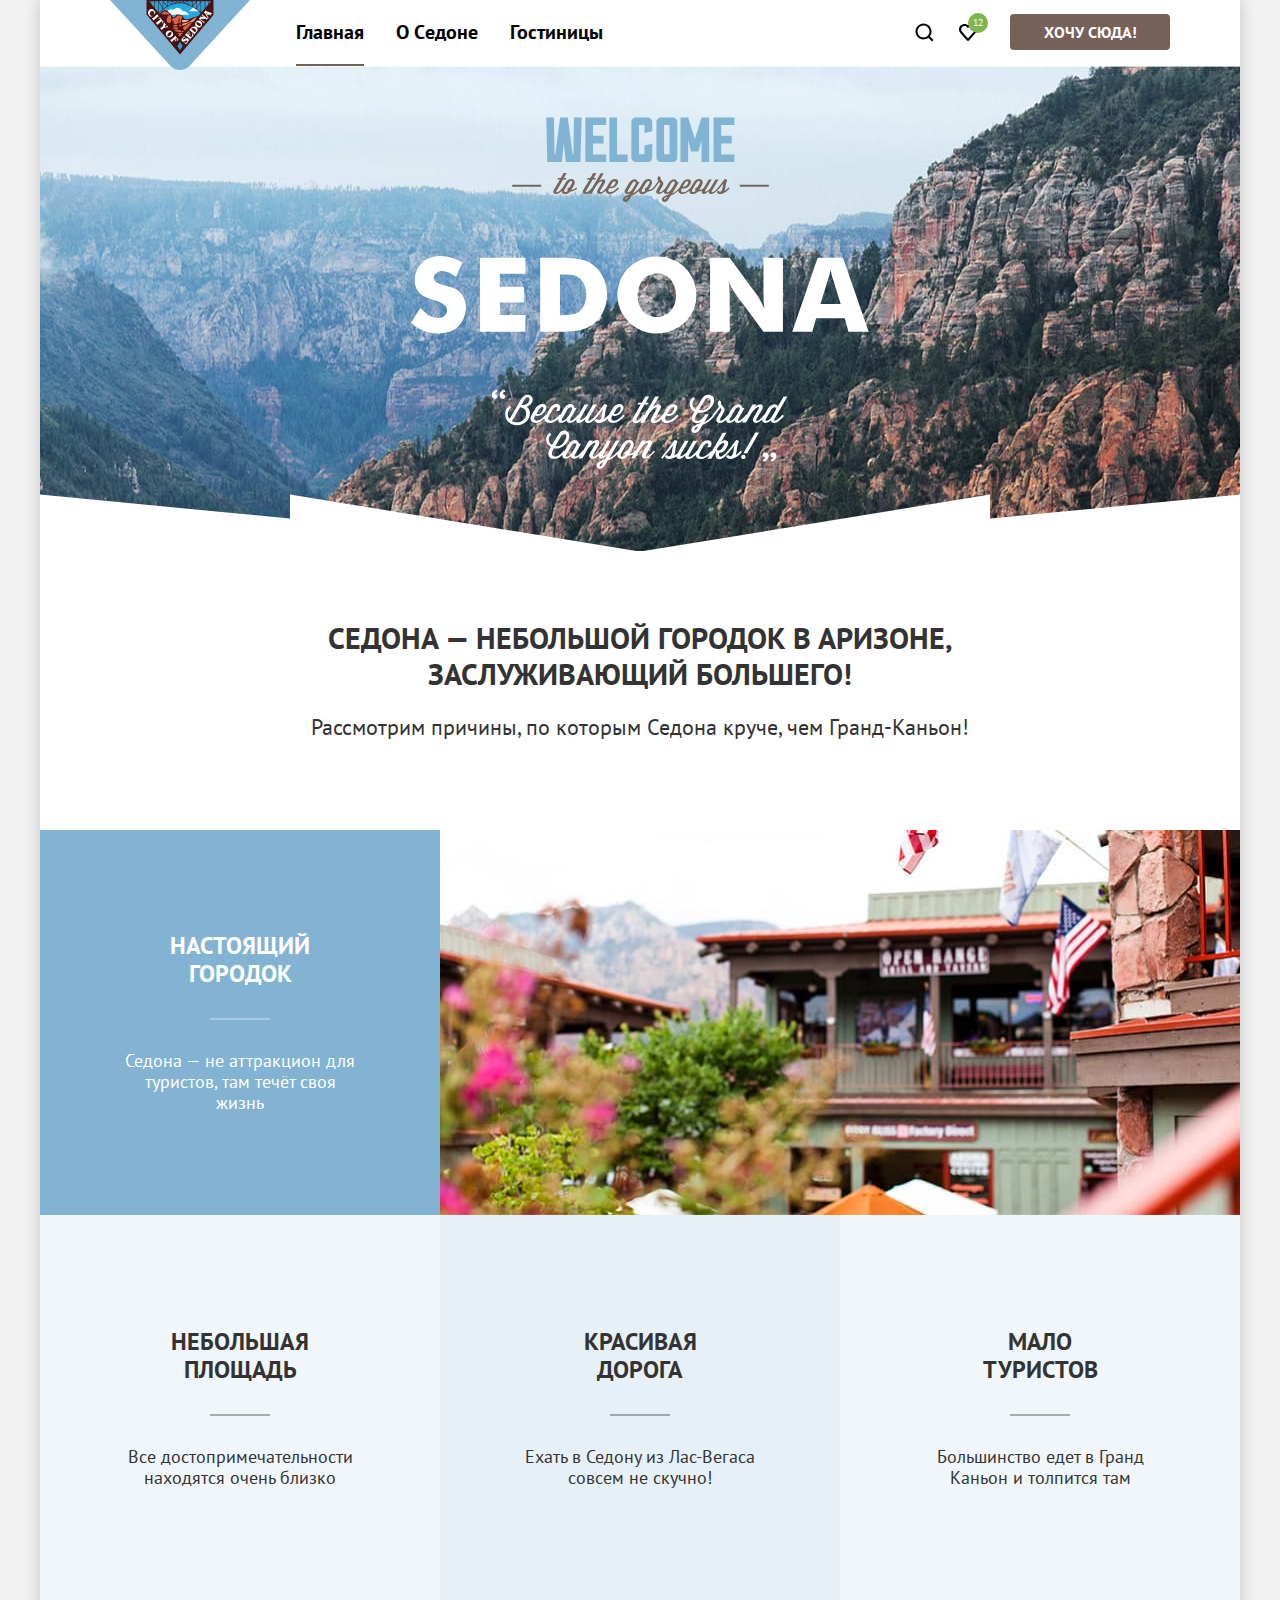
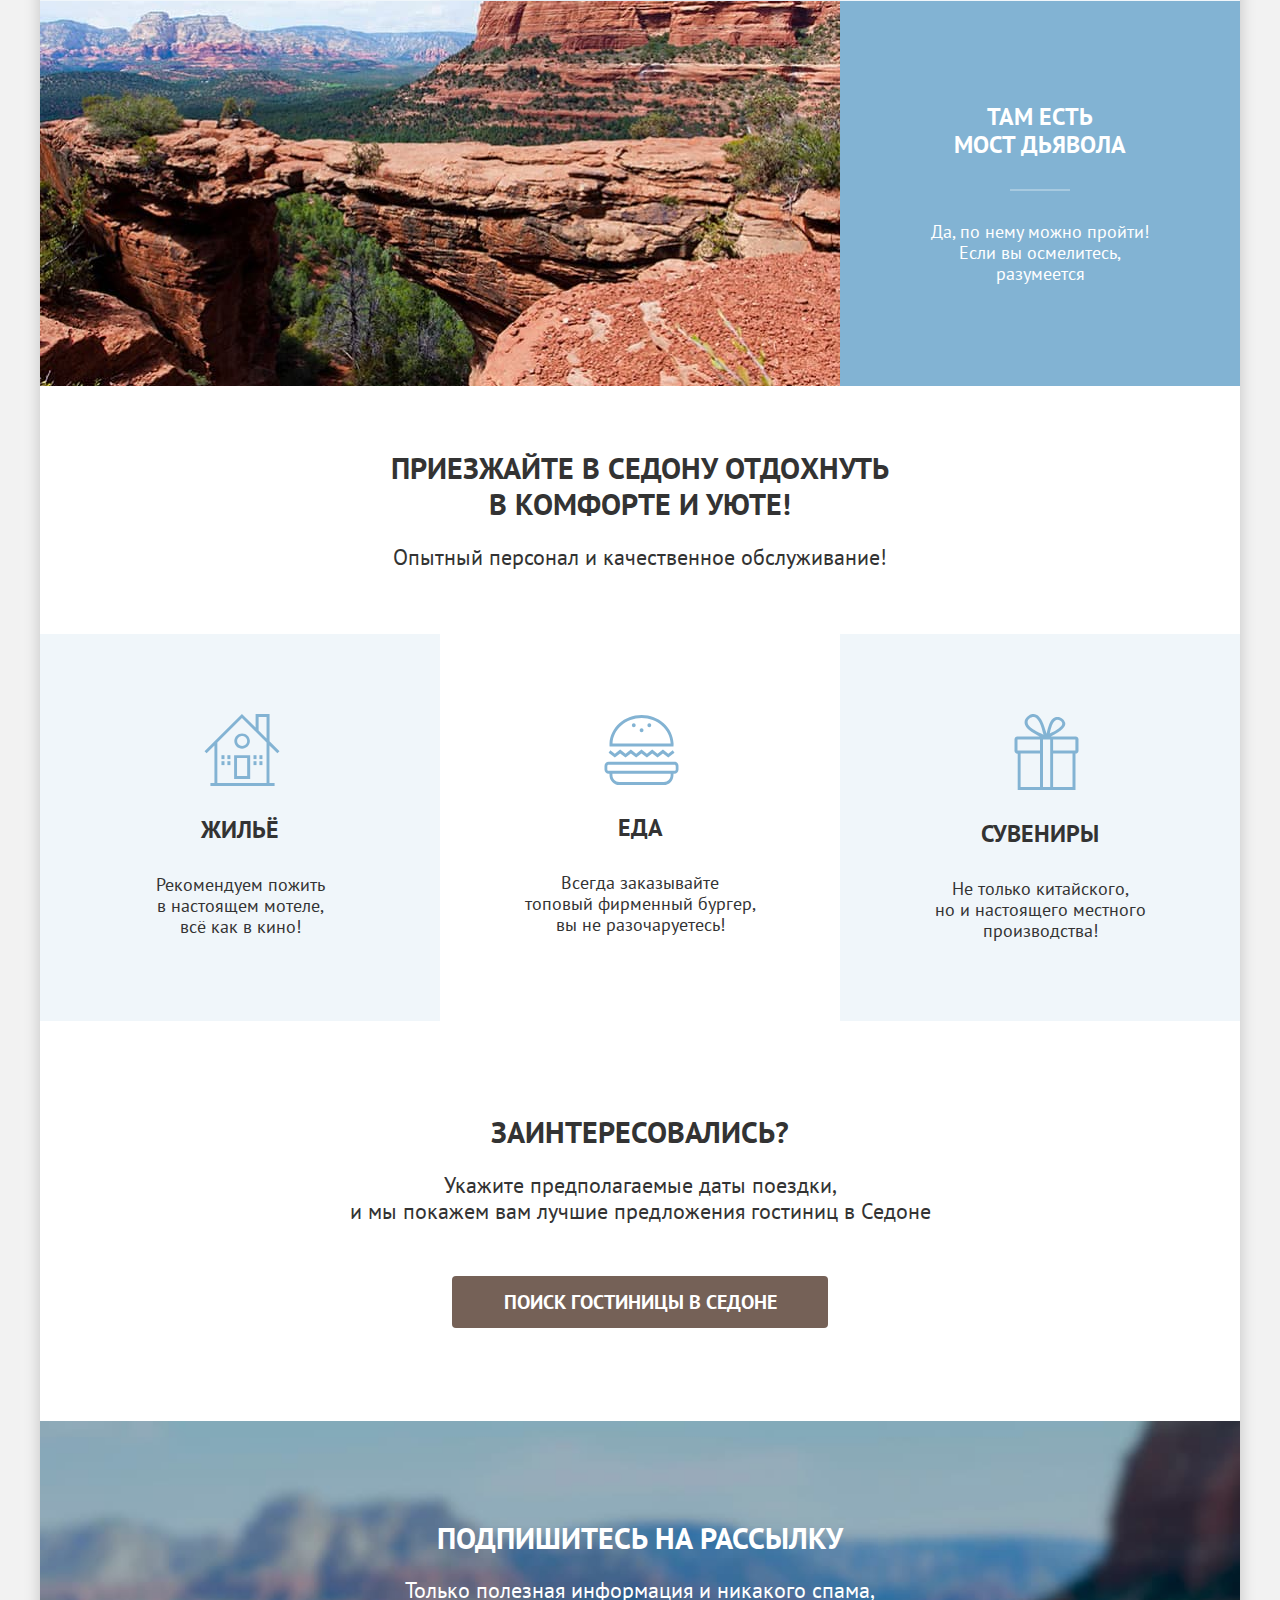
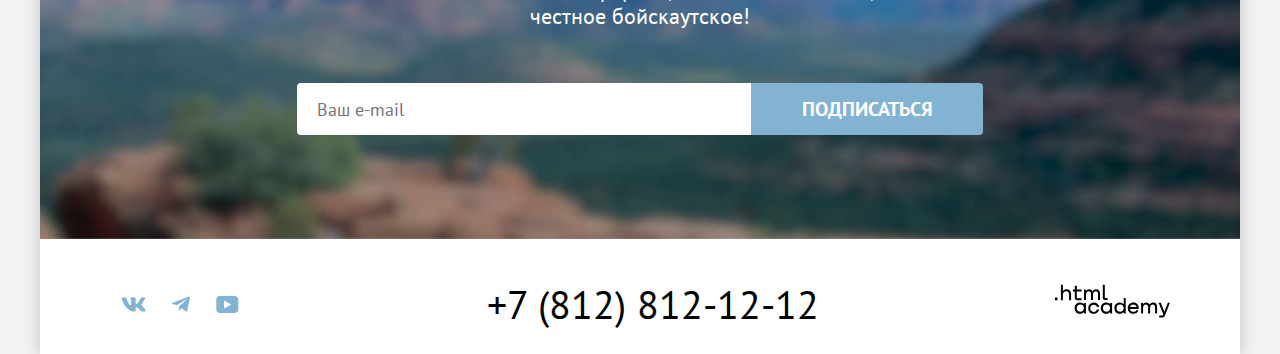
<file: index.html>
<!DOCTYPE html>
<html lang="ru">

<head>
  <meta charset="UTF-8">
  <title>HTML Academy: Седона</title>
  <link rel="stylesheet" href="styles/styles.css">
  <link rel="icon" href="favicon.ico">
  <link rel="icon" type="image/png" href="images/icons/favicon.png">
</head>

<body class="body">
  <div class="page-container">
    <header class="page-header" data-test="header">
      <a class="logo-link" href="#">
        <img class="logo-img" src="images/logo.svg" width="140" height="70" alt="Логотип City of Sedona.">
      </a>
      <nav class="navigation">
        <ul class="navigation-list">
          <li class="navigation-item">
            <a class="navigation-link navigation-link-active" href="index.html">Главная</a>
          </li>
          <li class="navigation-item">
            <a class="navigation-link" href="#">О Cедоне</a>
          </li>
          <li class="navigation-item">
            <a class="navigation-link" href="catalog.html">Гостиницы</a>
          </li>
        </ul>
        <!--  Пользовательское меню  -->
        <ul class="user-navigation-list">
          <li class="user-navigation-item">
            <a class="user-navigation-link search-link" href="#">
              <span class="visually-hidden">Поиск</span>
            </a>
          </li>
          <li class="user-navigation-item">
            <a class="user-navigation-link favorite-link" href="#">
              <span class="visually-hidden">Избранное</span>
              <span class="number">12</span>
            </a>
          </li>
          <li class="user-navigation-item user-item-wants">
            <a class="button user-navigation-link user-wants" href="#">
              Хочу сюда!
            </a>
          </li>
        </ul>
      </nav>
    </header>
    <main class="main-index main-container" data-test="main">
      <h1 class="visually-hidden">Неофициальный сайт города Седона</h1>
      <section class="hero" data-test="hero">
        <h2 class="visually-hidden">Приглашение посетить Седону</h2>
        <img class="hero-text" src="images/hero-text.svg" width="458" height="352"
          alt="Приглашение посетить великолепную Седону.">
      </section>
      <!-- Карточки преимуществ -->
      <section class="advantages" data-test="advantages">
        <h2 class="visually-hidden">Преимущества Седоны</h2>
        <header class="advantages-head">
          <p class="section-caption">Седона — небольшой городок в Аризоне, заслуживающий большего!</p>
          <p class="section-text">Рассмотрим причины, по которым Седона круче, чем Гранд-Каньон!</p>
        </header>

        <ul class="advantage-list">
          <li class="advantage-item advantage-item-edges advantage-item-img">
            <div class="advantage-container advantage-container-edges">
              <h3 class="advantage-title">Настоящий городок</h3>
              <p class="advantage-text">Седона — не аттракцион для туристов, там течёт своя жизнь</p>
            </div>
          </li>
          <li class="advantage-img-item">
            <img class="advantage-img" src="images/advantages/into-sedona.jpg" width="800" height="385"
              alt="Верхние этажи домов на фоне горных вершин.">
          </li>
          <li class="advantage-item">
            <div class="advantage-container">
              <h3 class="advantage-title">Небольшая площадь</h3>
              <p class="advantage-text">Все достопримечательности находятся очень близко</p>
            </div>
          </li>
          <li class="advantage-item">
            <div class="advantage-container">
              <h3 class="advantage-title">Красивая дорога</h3>
              <p class="advantage-text">Ехать в Седону из Лас-Вегаса совсем не скучно!</p>
            </div>
          </li>
          <li class="advantage-item">
            <div class="advantage-container">
              <h3 class="advantage-title">Мало туристов</h3>
              <p class="advantage-text">Большинство едет в Гранд Каньон и толпится там</p>
            </div>
          </li>
          <li class="advantage-img-item">
            <img class="advantage-img" src="images/advantages/devil-bridge.jpg" width="800" height="385" alt="Вид каньона.">
          </li>
          <li class="advantage-item advantage-item-edges advantage-item-img">
            <div class="advantage-container advantage-container-edges">
              <h3 class="advantage-title">Там есть<br> мост дьявола</h3>
              <p class="advantage-text">Да, по нему можно пройти! Если вы осмелитесь, разумеется</p>
            </div>
          </li>
        </ul>
      </section>
      <section class="services">
        <h2 class="visually-hidden">Услуги</h2>
        <div class="services-container">
          <header class="section-head">
            <p class="section-caption section-caption-2">Приезжайте в Седону отдохнуть<br> в комфорте и уюте! </p>
            <p class="section-text">Опытный персонал и качественное обслуживание!</p>
          </header>
        </div>
        <ul class="service-list">
          <li class="service-item advantage-item">
            <div class="advantage-container service-text housing">
              <h3 class="advantage-title">Жильё</h3>
              <p class="advantage-text">Рекомендуем пожить<br>в настоящем мотеле,<br>всё как в кино!</p>
            </div>
          </li>
          <li class="service-item advantage-item">
            <div class="advantage-container service-text food">
              <h3 class="advantage-title">Еда</h3>
              <p class="advantage-text">Всегда заказывайте<br>топовый фирменный бургер, вы не разочаруетесь!</p>
            </div>
          </li>
          <li class="service-item advantage-item">
            <div class="advantage-container service-text souvenirs">
              <h3 class="advantage-title">Сувениры</h3>
              <p class="advantage-text">Не только китайского,<br>но и настоящего местного производства!</p>
            </div>
          </li>
        </ul>
      </section>
      <section class="search-hotel" data-test="search">
        <h2 class="visually-hidden">Поиск гостиницы</h2>
        <header class="section-head">
          <p class="section-caption">Заинтересовались?</p>
          <p class="section-text date-trip">
            Укажите предполагаемые даты поездки, <br>
            и мы покажем вам лучшие предложения гостиниц в Седоне
          </p>
        </header>
        <a class="button search-hotel-link" href="#">
          Поиск гостиницы в Седоне
        </a>
      </section>
    </main>
    <footer class="page-footer">
      <section class="subscribe subscribe-color" data-test="subscribe">
        <div class="subscribe-contaimer">
          <h2 class="subscribe-title">Подпишитесь на рассылку</h2>
          <p class="subscribe-text">
            Только полезная информация и никакого спама,<br>
            честное бойскаутское!
          </p>
          <form class="subscribe-form" action="https://echo.htmlacademy.ru/" method="post">
            <label class="visually-hidden" for="email">Email</label>
            <input class="input-subscribe" type="email" name="email" placeholder="Ваш e-mail" id="email" required>
            <button class="button button-subscribe " type="submit">Подписаться</button>
          </form>
        </div>
      </section>
      <section class="contacts" data-test="footer">
        <h3 class="visually-hidden">Наши контакты</h3>
        <!--  Список соцсетей -->
        <ul class="social-list">
          <!--  ВКонтакте -->
          <li class="social-item">
            <a class="social-link" href="https://vk.com/htmlacademy">
              <span class="visually-hidden">ВКонтакте.</span>
              <svg class="social-icon" aria-hidden="true" focusable="false" xmlns="http://www.w3.org/2000/svg"
              width="25" height="15" fill="none" viewBox="0 0 25 15">
              <path fill="#83B3D3" fill-rule="evenodd"
              d="M24.12 1.38c.16-.55 0-.95-.8-.95H20.7c-.67 0-.98.35-1.15.73 0 0-1.33 3.2-3.22 5.27-.61.6-.9.8-1.23.8-.16 0-.41-.2-.41-.74V1.38c0-.66-.19-.95-.74-.95H9.82c-.42 0-.67.3-.67.6 0 .61.95.76 1.04 2.5v3.8c0 .84-.15.99-.48.99-.9 0-3.06-3.21-4.34-6.89-.25-.71-.5-1-1.18-1H1.57c-.75 0-.9.35-.9.73 0 .68.89 4.07 4.14 8.55 2.17 3.06 5.23 4.72 8 4.72 1.68 0 1.88-.37 1.88-1V11.1c0-.73.16-.88.7-.88.38 0 1.05.19 2.6 1.67 1.79 1.74 2.08 2.53 3.08 2.53h2.63c.75 0 1.12-.37.9-1.1-.23-.72-1.08-1.77-2.2-3.02-.62-.71-1.54-1.47-1.82-1.86-.39-.49-.28-.7 0-1.14 0 0 3.2-4.43 3.54-5.93Z"
              clip-rule="evenodd" />
            </svg>
          </a>
          </li>
          <!--  Телеграмм -->
          <li class="social-item">
            <a class="social-link" href="https://t.me/htmlacademy">
              <span class="visually-hidden">Телеграмм.</span>
              <svg class="social-icon" aria-hidden="true" focusable="false" xmlns="http://www.w3.org/2000/svg"
                width="18" height="17" fill="none" viewBox="0 0 18 17">
                <path fill="#83B3D3"
                  d="M16.79.53.84 6.68C-.25 7.1-.24 7.72.64 7.99l4.1 1.28 9.47-5.98c.44-.27.85-.12.52.17L7.05 10.4l-.28 4.22c.41 0 .6-.19.83-.41l1.99-1.94 4.13 3.06c.77.42 1.31.2 1.5-.7l2.72-12.8C18.22.7 17.5.2 16.78.52Z" />
              </svg>
            </a>
          </li>
          <!--  Ютуб -->
          <li class="social-item">
            <a class="social-link" href="https://www.youtube.com/user/htmlacademyru">
              <span class="visually-hidden">Youtube.</span>
              <svg class="social-icon" aria-hidden="true" focusable="false" xmlns="http://www.w3.org/2000/svg"
                width="23" height="18" fill="none" viewBox="0 0 23 18">
                <path fill="#83B3D3"
                  d="M18.94.93H3.51C1.65.93.33 2.53.33 4.33v10.1c0 1.9 1.32 3.5 3.18 3.5h15.65c1.64 0 3.17-1.6 3.17-3.4V4.33c-.22-1.8-1.53-3.4-3.39-3.4ZM7.99 13.47V5.39l7.34 4.04-7.34 4.04Z" />
              </svg>
            </a>
          </li>
        </ul>
        <div class="phone-container">
          <a class="phone-link" href="tel:+78128121212">+7 (812) 812-12-12</a>
        </div>
        <a class="html-academy-link" href="https://htmlacademy.ru/">
          <span class="visually-hidden">Логотип HTML-academy.</span>
          <svg class="html-academy-svg" aria-hidden="true" focusable="false" xmlns="http://www.w3.org/2000/svg"
            width="115" height="34" fill="none" viewBox="0 0 115 34">
            <path fill="#000000"
              d="M0 13.62v2.6h2.5v-2.6H0ZM11.6 5.22c-1.6 0-2.8.7-3.6 1.7h-.1V.72h-2v15.5h2v-5.3c0-2.1 1.3-3.6 3.3-3.6 1.8 0 2.9 1.4 2.9 3.2v5.7h2v-6.1c.1-3-1.8-4.9-4.5-4.9ZM26.6 5.52h-4.8v-3.7h-2v3.8h-1.9v2h1.9v6c0 1.7 1 2.7 2.7 2.7h4.1v-2h-3.7c-.7 0-1.1-.4-1.1-1.1v-5.7h4.8v-2ZM41.1 5.32c-1.6 0-2.9.8-3.5 2.1h-.1c-.6-1.2-1.8-2.1-3.4-2.1-1.4 0-2.5.8-3.1 1.8h-.1v-1.6H29v10.6h2v-5.4c0-2 1-3.5 2.6-3.5 1.5 0 2.4 1 2.4 2.6v6.3h2v-5.6c0-2.4 1.4-3.3 2.6-3.3 1.5 0 2.4 1 2.4 2.6v6.3h2v-6.5c.1-2.5-1.4-4.3-3.9-4.3ZM47.8 13.42c0 1.7 1 2.7 2.8 2.7h2v-2h-1.7c-.7 0-1.1-.4-1.1-1.1V.72h-2v12.7ZM28.9 20.42c-.9-1.1-2.2-1.8-3.9-1.8-3.1 0-5.4 2.3-5.4 5.6s2.3 5.6 5.4 5.6c1.8 0 3-.8 3.8-1.9h.1v1.6h2v-10.6h-2v1.5Zm-3.6 7.4c-2.2 0-3.6-1.6-3.6-3.6s1.4-3.6 3.6-3.6 3.6 1.6 3.6 3.6c0 1.9-1.4 3.6-3.6 3.6ZM44.2 22.72c-.5-2.4-2.6-4.1-5.4-4.1a5.4 5.4 0 0 0-5.6 5.6c0 3.1 2.2 5.6 5.6 5.6 2.8 0 4.9-1.8 5.4-4.2h-2.1a3.4 3.4 0 0 1-3.3 2.3c-2.2 0-3.6-1.6-3.6-3.6s1.4-3.6 3.6-3.6c1.6 0 2.8 1 3.3 2.2h2.1v-.2ZM55.1 20.42c-.9-1.1-2.2-1.8-3.9-1.8-3.1 0-5.4 2.3-5.4 5.6s2.3 5.6 5.4 5.6c1.8 0 3-.8 3.8-1.9h.1v1.6h2v-10.6h-2v1.5Zm-3.6 7.4c-2.2 0-3.6-1.6-3.6-3.6s1.4-3.6 3.6-3.6 3.6 1.6 3.6 3.6c0 1.9-1.5 3.6-3.6 3.6ZM68.7 20.52c-.9-1.1-2.2-1.9-3.9-1.9-3.1 0-5.4 2.3-5.4 5.6s2.2 5.6 5.4 5.6c1.7 0 3-.8 3.8-1.8h.1v1.5h2v-15.4h-2v6.4Zm-3.6 7.3c-2.2 0-3.6-1.6-3.6-3.6s1.4-3.6 3.6-3.6 3.6 1.6 3.6 3.6c-.1 2-1.5 3.6-3.6 3.6ZM78.3 18.62c-3.3 0-5.5 2.5-5.5 5.6 0 3 2.1 5.6 5.5 5.6 2.5 0 4.5-1.3 5.2-3.6h-2.1c-.5 1-1.6 1.6-3 1.6-1.9 0-3.3-1.3-3.4-2.9h8.8c.2-3.6-2-6.3-5.5-6.3Zm0 1.9c1.7 0 3 1 3.3 2.6h-6.5c.3-1.5 1.5-2.6 3.2-2.6ZM98.2 18.62c-1.6 0-2.9.8-3.6 2h-.1c-.6-1.2-1.8-2-3.4-2-1.4 0-2.5.7-3.1 1.8v-1.5h-1.9v10.6h2v-5.4c0-2 1-3.4 2.6-3.5 1.5 0 2.4 1 2.4 2.6v6.3h2v-5.6c0-2.4 1.4-3.3 2.6-3.3 1.5 0 2.4 1 2.4 2.6v6.3h2v-6.5c.1-2.6-1.4-4.4-3.9-4.4ZM109.4 27.72l-3.6-8.9h-2.2l4.8 11.6c-.3.9-.7 1.2-1.7 1.2h-2.5v2h2.5c1.8 0 2.8-.8 3.5-2.6l4.7-12.2h-2.1l-3.4 8.9Z" />
          </svg>
        </a>
      </section>
    </footer>
  </div>

  <!-- Модальное окно -->
  <div class="modal-overlay">
    <div class="modal modal-container">
      <button class="modal-close-button" type="button">
        <span class="visually-hidden">Закрыть окно поиска.</span>
        <svg class="close-button-icon" xmlns="http://www.w3.org/2000/svg" width="20" height="20" fill="none"
          viewBox="0 0 20 20">
          <path fill="#000"
            d="M17 4.3 15.7 3 10 8.7 4.3 3 3 4.3 8.7 10 3 15.7 4.3 17l5.7-5.7 5.7 5.7 1.3-1.3-5.7-5.7L17 4.3Z" />
        </svg>
      </button>
      <section class="modal-content">
        <h2 class="modal-title">Поиск гостиницы в Седоне</h2>
        <form class="modal-form" action="https://echo.htmlacademy.ru/" name="modal-search" method="post">
          <fieldset class="visit-dates-group">
            <label class="visit-date arrival-date" for="arrival">
              Дата заезда:
            </label>
            <input class="field-date field-arrival-date" type="text" id="arrival" name="arrival"
              placeholder="Укажите дату" value="27 апреля 2020" required>
            <button class="date-setup" type="button">
              <span class="visually-hidden">Выбрать дату прибытия:</span>
            </button>
            <p class="date-note wrong-date">Мы не можем отправить вас в прошлое.</p>
          </fieldset>
          <fieldset class="visit-dates-group departure">
            <label class="visit-date departure-date" for="departure">
              Дата выезда:
            </label>
            <input class="field-date field-departure-date" type="text" id="departure" name="departure"
              placeholder="Укажите дату" value="1 сентября 2023" required>
            <button class="date-setup" type="button">
              <span class="visually-hidden">Выбрать дату убытия:</span>
            </button>
            <p class="date-note good-date">На эти даты есть свободные номера. Пока есть.</p>
          </fieldset>
          <div class="age-container">
            <fieldset class="number-guests adult-guests">
              <legend class="visually-hidden">Количество взрослых гостей</legend>
              <label class="adult-guests-label" for="adult"> Взрослые:</label>
              <div class="buton-container">
                <button class="minus-button age-button" type="button">
                  <span class="visually-hidden">Нажмите, чтобы уменьшить количество.</span>
                  <span class="age-button-focus">
                    <svg class="age-icons minus-icon" xmlns="http://www.w3.org/2000/svg" width="14" height="2"
                      fill="none" viewBox="0 0 14 2">
                      <path fill="#756157" fill-opacity=".3" d="M0 0v2h14V0H0Z" />
                    </svg>
                  </span>
                </button>
                <input class="volume-guests" type="number" name="adult" id="adult" value="2" min="1" required>
                <button class="plus-button age-button" type="button">
                  <span class="visually-hidden">Нажмите, чтобы увеличить количество.</span>
                  <span class="age-button-focus">
                    <svg class="age-icons plus-icon" xmlns="http://www.w3.org/2000/svg" width="14" height="14"
                      fill="none" viewBox="0 0 14 14">
                      <path fill="#756157" fill-opacity=".3" d="M14 6H8V0H6v6H0v2h6v6h2V8h6V6Z" />
                    </svg>
                  </span>
                </button>
              </div>
            </fieldset>
            <fieldset class="number-guests kids-guests">
              <span class="kids-guests-label">
                <label class="kids-guests-label" for="kids">Дети:</label>
                <span class="tooltip">
                  <button class="tooltip-toggle" aria-labelledby="tooltip-label-date" type="button">
                    <span class="visually-hidden">Примечание:</span>
                    <svg class="tooltip-icon" xmlns="http://www.w3.org/2000/svg" width="26" height="26" fill="none"
                      viewBox="0 0 26 26">
                      <circle cx="13" cy="13" r="13" fill="#83B3D3" />
                      <path fill="#fff" fill-rule="evenodd" d="M12 7h2v2h-2V7Zm2 12h-2v-9h2v9Z" clip-rule="evenodd" />
                    </svg>
                  </button>
                  <span class="tooltip-text" role="tooltip" id="tooltip-label-date">
                    Укажите количество детей, которые будут с вами, возраст которых от 6 до 18 лет. Дети до 6 лет
                    размещаются бесплатно.
                  </span>
                </span>
              </span>
              <div class="buton-container">
                <button class="minus-button age-button" type="button">
                  <span class="visually-hidden">Нажмите, чтобы уменьшить количество.</span>
                  <span class="age-button-focus">
                    <svg class="age-icons minus-icon" xmlns="http://www.w3.org/2000/svg" width="14" height="2"
                      fill="none" viewBox="0 0 14 2">
                      <path fill="#756157" fill-opacity=".3" d="M0 0v2h14V0H0Z" />
                    </svg>
                  </span>
                </button>
                <input class="volume-guests" type="number" name="kids" id="kids" value="2" min="0" required>
                <button class="plus-button age-button" type="button">
                  <span class="visually-hidden">Нажмите, чтобы увеличить количество.</span>
                  <span class="age-button-focus">
                    <svg class="age-icons plus-icon" xmlns="http://www.w3.org/2000/svg" width="14" height="14"
                      fill="none" viewBox="0 0 14 14">
                      <path fill="#756157" fill-opacity=".3" d="M14 6H8V0H6v6H0v2h6v6h2V8h6V6Z" />
                    </svg>
                  </span>
                </button>
              </div>
            </fieldset>
          </div>
          <button class="modal-search-button" type="submit">
            <span class="search-text">Найти</span>
          </button>
        </form>
      </section>
    </div>
  </div>
  <script src="./scripts/script.js"></script>
</body>

</html>
</file>
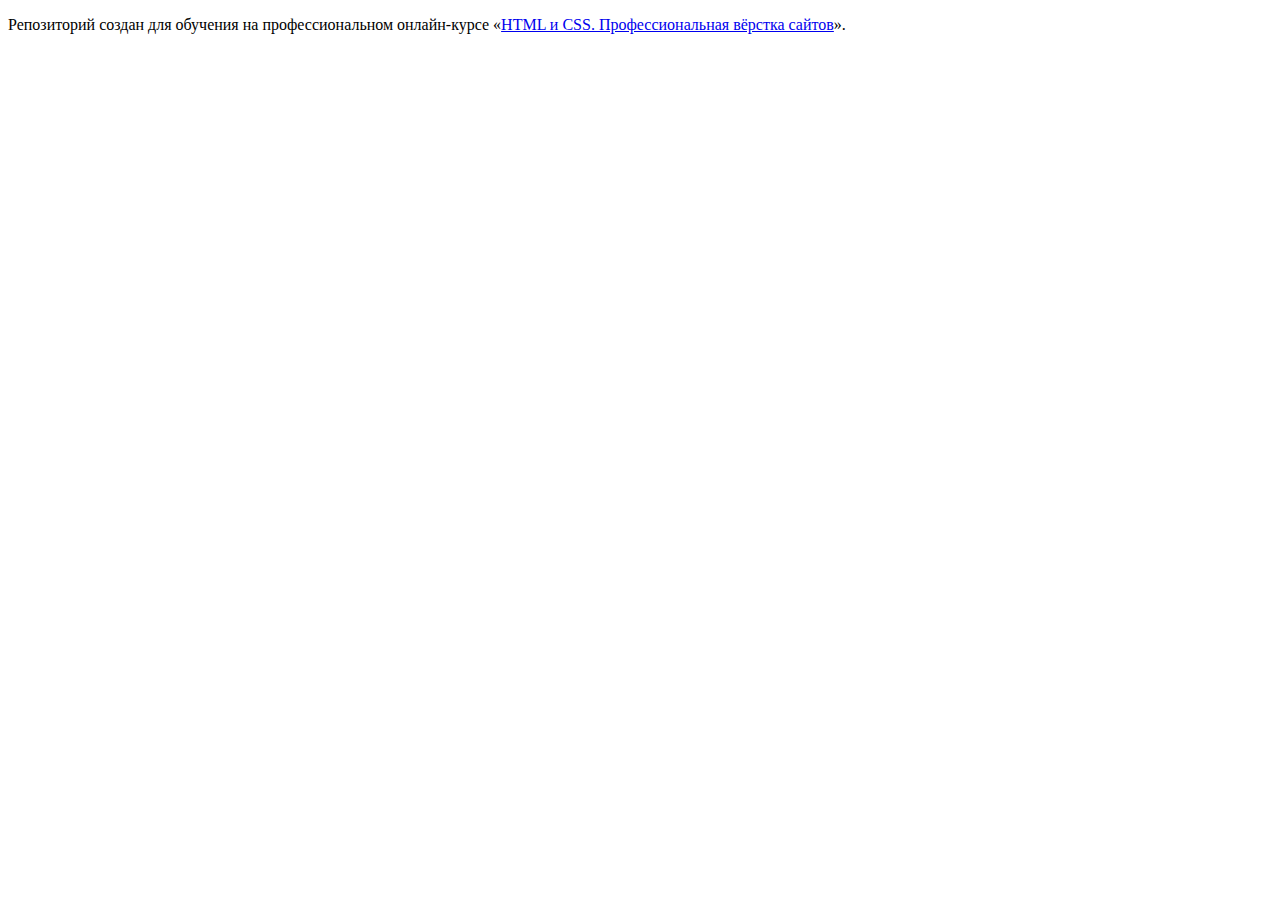
<file: 1/index.html>
<!DOCTYPE html>
<html lang="ru">
  <head>
    <meta charset="utf-8">
    <title>HTML Academy: Седона</title>
    <base href="https://htmlacademy-htmlcss.github.io/2353337-sedona-37/1/">
</head>
  <body>

    <p>Репозиторий создан для обучения на профессиональном онлайн‑курсе «<a href="https://htmlacademy.ru/intensive/htmlcss">HTML и CSS. Профессиональная вёрстка сайтов</a>».</p>

  </body>
</html>
</file>
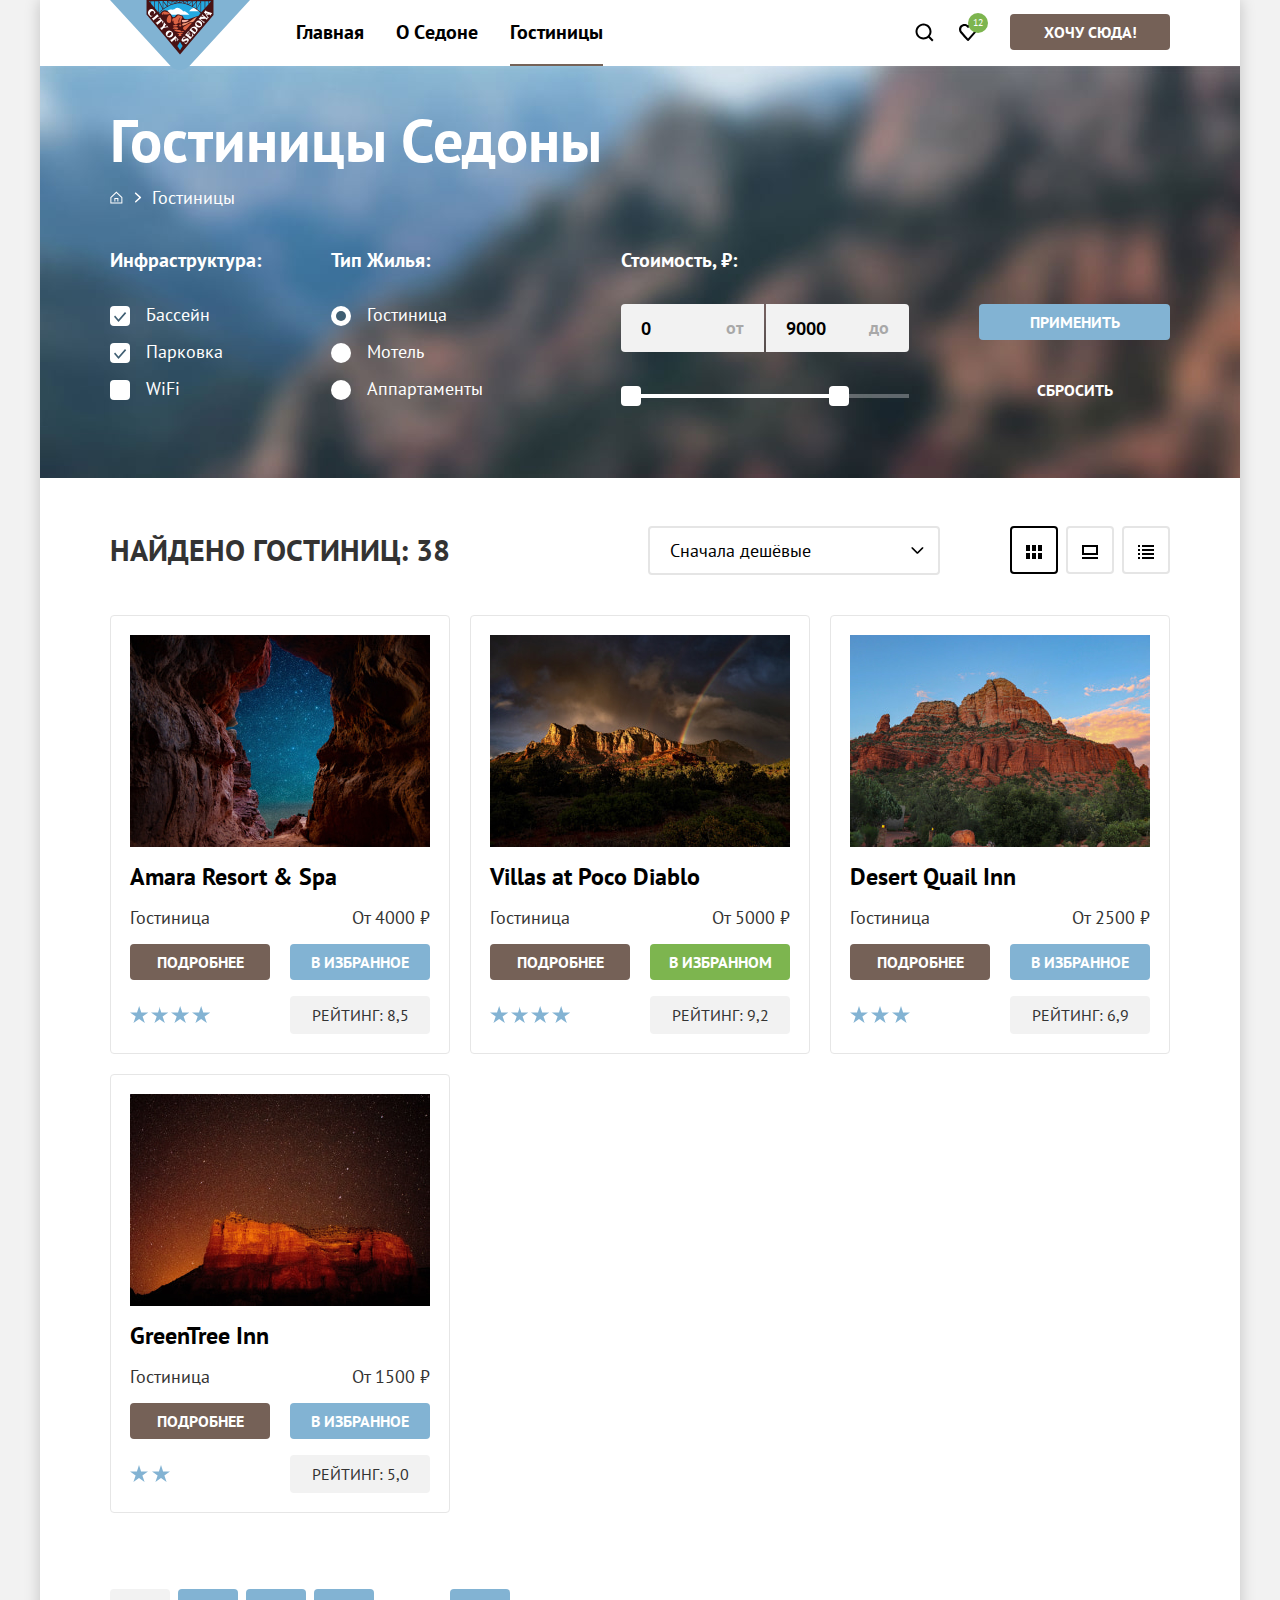
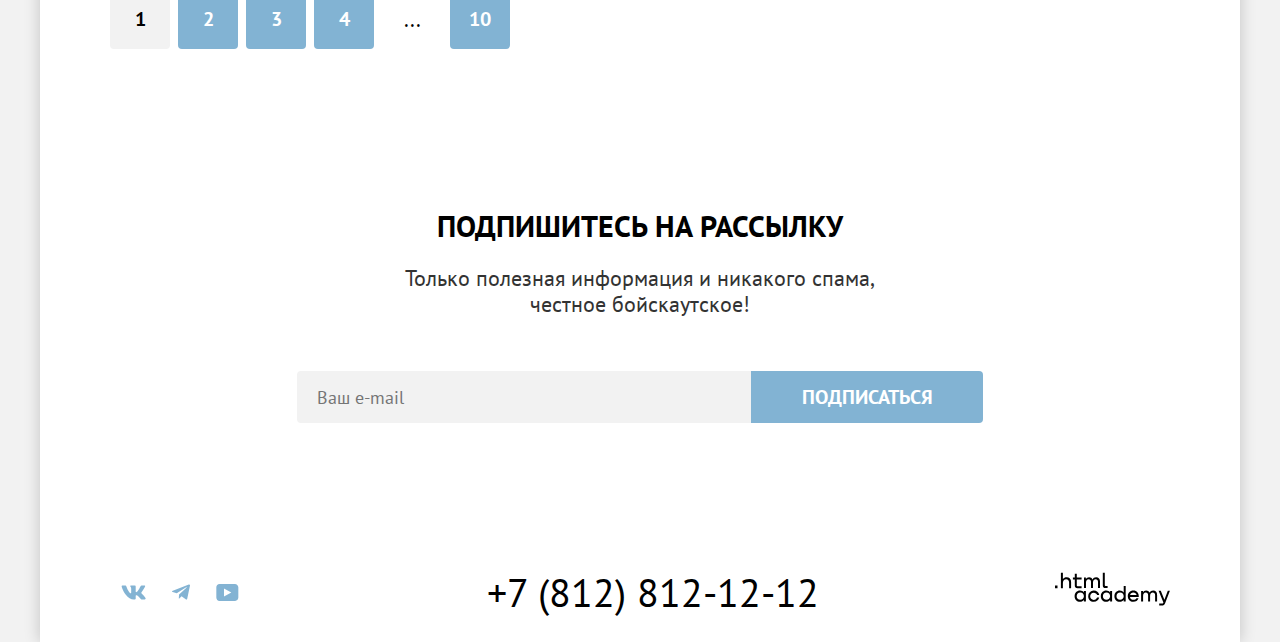
<file: catalog.html>
<!DOCTYPE html>
<html lang="ru">

<head>
  <meta charset="UTF-8">
  <title>HTML Academy: Седона</title>
  <link rel="stylesheet" href="styles/styles.css">
</head>

<body>
  <div class="page-container">
    <header class="page-header">
      <a class="logo-link" href="index.html">
        <img class="logo-img" src="images/logo.svg" width="140" height="70" alt="Логотип City of Sedona.">
      </a>
      <nav class="navigation">
        <ul class="navigation-list">
          <li class="navigation-item">
            <a class="navigation-link" href="index.html">Главная</a>
          </li>
          <li class="navigation-item">
            <a class="navigation-link" href="#">О Cедоне</a>
          </li>
          <li class="navigation-item">
            <a class="navigation-link navigation-link-active" href="catalog.html">Гостиницы</a>
          </li>
        </ul>
        <!--  Пользовательское меню  -->
        <ul class="user-navigation-list">
          <li class="user-navigation-item">
            <a class="user-navigation-link search-link" href="#">
              <span class="visually-hidden">Поиск</span>
            </a>
          </li>
          <li class="user-navigation-item">
            <a class="user-navigation-link favorite-link" href="#">
              <span class="visually-hidden">Избранное</span>
              <span class="number">12</span>
            </a>
          </li>
          <li class="user-navigation-item user-item-wants">
            <a class="button user-navigation-link user-wants" href="#">
              Хочу сюда!
            </a>
          </li>
        </ul>
      </nav>
    </header>
    <main class="main-inner main-container">
      <div class="header-inner-container">
        <header class="header-inner">
          <h1 class="catalog-title">Гостиницы Седоны</h1>
          <ul class="breadcrumbs-list">
            <li class="breadcrumbs-item">
              <a class="breadcrumbs-link to-home-link" href="index.html">
                <span class="visually-hidden">Нажмите, чтобы перейти на главную страницу.</span>
                <svg class="to-home-icon" xmlns="http://www.w3.org/2000/svg" width="13" height="13" fill="none"
                  viewBox="0 0 13 13">
                  <path fill="#fff" d="m6.37.5-6 5.8v6.2h12V6.3l-6-5.8Zm5 11h-10V6.7l5-4.8 5 4.8v4.8Z" />
                  <path fill="#fff" d="M4.37 10.5h1V8h2v2.5h1V7h-4v3.5Z" />
                </svg>
                <span class="visually-hidden">Главная</span>
              </a>
            </li>
            <li class="breadcrumbs-item">
              <a class="breadcrumbs-link">Гостиницы</a>
            </li>
          </ul>
        </header>
        <section class="catalog" data-test="filter">
          <h2 class="visually-hidden">Список товаров с фильтрами и сортировкой</h2>

          <!-- Фильтры на фоновой картинке  -->
          <form class="catalog-filter" action="https://echo.htmlacademy.ru/" method="get">
            <div class="filter-container">
              <fieldset class="catalog-filter-group filter-group-1">
                <legend class="catalog-filter-title">Инфраструктура:</legend>
                <ul class="catalog-filter-list">
                  <li class="catalog-filter-item filter-item-1">
                    <label class="control">
                      <input class="visually-hidden control-input" type="checkbox" name="pool" checked>
                      <span class="control-mark"></span>
                      <span class="control-label">Бассейн</span>
                    </label>
                  </li>
                  <li class="catalog-filter-item filter-item-1">
                    <label class="control">
                      <input class="visually-hidden control-input" type="checkbox" name="parking" checked>
                      <span class="control-mark"></span>
                      <span class="control-label">Парковка</span>
                    </label>
                  </li>
                  <li class="catalog-filter-item filter-item-1">
                    <label class="control">
                      <input class="visually-hidden control-input" type="checkbox" name="wifi">
                      <span class="control-mark"></span>
                      <span class="control-label">WiFi</span>
                    </label>
                  </li>
                </ul>
              </fieldset>
              <fieldset class="catalog-filter-group filter-group-2">
                <legend class="catalog-filter-title filter-title-2">Тип жилья:</legend>
                <ul class="catalog-filter-list">
                  <li class="catalog-filter-item filter-item-2">
                    <label class="control">
                      <input class="visually-hidden control-input" type="radio" name="hotel" checked>
                      <span class="control-mark"></span>
                      <span class="control-label">Гостиница</span>
                    </label>
                  </li>
                  <li class="catalog-filter-item filter-item-2">
                    <label class="control">
                      <input class="visually-hidden control-input" type="radio" name="motel">
                      <span class="control-mark"></span>
                      <span class="control-label">Мотель</span>
                    </label>
                  </li>
                  <li class="catalog-filter-item filter-item-2">
                    <label class="control">
                      <input class="visually-hidden control-input" type="radio" name="apartments">
                      <span class="control-mark"></span>
                      <span class="control-label">Аппартаменты</span>
                    </label>
                  </li>
                </ul>
              </fieldset>
            </div>
            <!--  Фильтр по цене   -->
            <div class="filter-container filter-container-2">
              <fieldset class="catalog-filter-group filter-price filter-group-1">
                <legend class="catalog-filter-title">Стоимость, ₽:</legend>
                <div class="filter-price-container">
                  <label class="visually-hidden" for="price-from">
                    Указать минимальную стоимость, от скольки
                  </label>
                  <div class="input-price-container">
                    <input class="price-input price-input-left" type="number" name="price-from" id="price-from" min="0"
                      placeholder="0" value="0">
                    <span class="price-input-text">от</span>
                  </div>
                  <label class="visually-hidden" for="price-till">
                    Указать максимальную стоимость, до скольки
                  </label>
                  <div class="input-price-container">
                    <input class="price-input price-input-right" type="number" name="price-till" id="price-till"
                      max="9000" placeholder="9000" value="9000">
                    <span class="price-input-text">до</span>
                  </div>
                </div>
                <!--   Range-слайдер   -->
                <div class="range-scale">
                  <div class="range-bar">
                    <button class="range-toggle toggle-min" type="button">
                      <span class="visually-hidden">Изменить минимальную цену.</span>
                    </button>
                    <button class="range-toggle toggle-max" type="button">
                      <span class="visually-hidden">Изменить максимальную цену.</span>
                    </button>
                  </div>
                </div>
              </fieldset>
              <!--  Фильтр применить/сбросить   -->
              <div class="button-filter-container">
                <button class="button-filter button-use" type="submit">Применить</button>
                <button class="button-filter button-reset" type="reset">Сбросить</button>
              </div>
            </div>
          </form>
        </section>
      </div>

      <div class="select-container" data-test="catalog">

        <div class="select-head-container">
          <p class="found"> Найдено гостиниц: 38</p>
          <!--  Сортировка  -->
          <select class="select-control" aria-label="Сортировка">
            <option class="select-option" value="cheap">Сначала дешёвые</option>
            <option class="select-option" value="popular">Сначала популярные</option>
            <option class="select-option" value="expensive">Сначала дорогие</option>
          </select>
          <ul class="view-list">
            <li class="view-item">
              <a class="button-view button-view-current show-cards" href="#">
                <span class="visually-hidden">Показать карточки</span>
              </a>
            </li>
            <li class="view-item">
              <a class="button-view show-one" href="#">
                <span class="visually-hidden">Показать одну на странице</span>
              </a>
            </li>
            <li class="view-item">
              <a class="button-view show-list" href="#">
                <span class="visually-hidden">Показать списком</span>
              </a>
            </li>
          </ul>
        </div>

        <!-- Карточки отелей  -->
        <ul class="hotel-card-list" data-test="catalog">
          <li class="hotel-card-item">
            <a class="hotel-img-link" href="#">
              <img class="hotel-img" src="images/catalog/hotel-1.jpg" width="300" height="212" alt="">
            </a>
            <a class="card-link-name" href="#">
              <h3 class="hotel-name">Amara Resort & Spa</h3>
            </a>
            <p class="hotel-sort sort">Гостиница</p>
            <p class="hotel-sort value">От 4000 ₽</p>
            <a class="button hotel-more-info" href="#">Подробнее</a>
            <button class="button button-favorites" type="submit">В избранное</button>
            <p class="stars number-stars-4">
              <span class="visually-hidden">Уровень - 4 звезды</span>
            </p>
            <p class="rating">Рейтинг: 8,5</p>
          </li>
          <li class="hotel-card-item">
            <a class="hotel-img-link" href="#">
              <img class="hotel-img" src="images/catalog/hotel-2.jpg" width="300" height="212" alt="">
            </a>
            <a class="card-link-name" href="#">
              <h3 class="hotel-name">Villas <span class="small-at">at</span> Poco Diablo</h3>
            </a>
            <p class="hotel-sort sort">Гостиница</p>
            <p class="hotel-sort value">От 5000 ₽</p>
            <a class="button hotel-more-info" href="#">Подробнее</a>
            <button class="button button-favorites button-in-favorite" type="submit">В избранном</button>
            <p class="stars number-stars-4">
              <span class="visually-hidden">Уровень - 4 звезды</span>
            </p>
            <p class="rating">Рейтинг: 9,2</p>
          </li>
          <li class="hotel-card-item">
            <a class="hotel-img-link" href="#">
              <img class="hotel-img" src="images/catalog/hotel-3.jpg" width="300" height="212" alt="">
            </a>
            <a class="card-link-name" href="#">
              <h3 class="hotel-name">Desert Quail Inn</h3>
            </a>
            <p class="hotel-sort sort">Гостиница</p>
            <p class="hotel-sort value">От 2500 ₽</p>
            <a class="button hotel-more-info" href="#">Подробнее</a>
            <button class="button button-favorites" type="submit">В избранное</button>
            <p class="stars number-stars-3">
              <span class="visually-hidden">Уровень - 3 звезды</span>
            </p>
            <p class="rating">Рейтинг: 6,9</p>
          </li>
          <li class="hotel-card-item">
            <a class="hotel-img-link" href="#">
              <img class="hotel-img" src="images/catalog/hotel-4.jpg" width="300" height="212" alt="">
            </a>
            <a class="card-link-name" href="#">
              <h3 class="hotel-name">GreenTree Inn</h3>
            </a>
            <p class="hotel-sort sort">Гостиница</p>
            <p class="hotel-sort value">От 1500 ₽</p>
            <a class="button hotel-more-info" href="#">Подробнее</a>
            <button class="button button-favorites" type="submit">В избранное</button>
            <p class="stars number-stars-2">
              <span class="visually-hidden">Уровень - 2 звезды</span>
            </p>
            <p class="rating">Рейтинг: 5,0</p>
          </li>
        </ul>
        <ul class="pagination">
          <li class="pagination-item">
            <span class="visually-hidden">Перейти на страницу:</span>
            <a class="pagination-link pagination-current">1</a>
          </li>
          <li class="pagination-item">
            <span class="visually-hidden">Перейти на страницу:</span>
            <a class="pagination-link" href="#">2</a>
          </li>
          <li class="pagination-item">
            <span class="visually-hidden">Перейти на страницу:</span>
            <a class="pagination-link" href="#">3</a>
          </li>
          <li class="pagination-item">
            <span class="visually-hidden">Перейти на страницу:</span>
            <a class="pagination-link" href="#">4</a>
          </li>
          <li class="pagination-item">
            <span class="visually-hidden">Показать еще страницы с отобранными вариантами</span>
            <a class="pagination-link pagination-more" href="#" aria-hidden="true">...</a>
          </li>
          <li class="pagination-item">
            <span class="visually-hidden">Перейти на страницу:</span>
            <a class="pagination-link" href="#">10</a>
          </li>
        </ul>
      </div>
    </main>

    <footer class="page-foter">
      <section class="subscribe" data-test="subscribe">
        <div class="subscribe-contaimer-inner">
          <h2 class="subscribe-title">Подпишитесь на рассылку</h2>
          <p class="subscribe-text">
            Только полезная информация и никакого спама,<br>
            честное бойскаутское!
          </p>
          <form class="subscribe-form" action="https://echo.htmlacademy.ru/" method="post">
            <label class="visually-hidden" for="email">Email</label>
            <input class="input-subscribe " type="email" name="email" placeholder="Ваш e-mail" id="email" required>
            <button class="button button-subscribe " type="submit">Подписаться</button>
          </form>
        </div>
      </section>
      <section class="contacts" data-test="footer">
        <h3 class="visually-hidden">Наши контакты</h3>
        <!--  Список соцсетей -->
        <ul class="social-list">
          <!--  ВКонтакте -->
          <li class="social-item">
            <a class="social-link" href="https://vk.com/htmlacademy">
              <span class="visually-hidden">ВКонтакте.</span>
              <svg class="social-icon" aria-hidden="true" focusable="false" xmlns="http://www.w3.org/2000/svg"
              width="25" height="15" fill="none" viewBox="0 0 25 15">
              <path fill="#83B3D3" fill-rule="evenodd"
              d="M24.12 1.38c.16-.55 0-.95-.8-.95H20.7c-.67 0-.98.35-1.15.73 0 0-1.33 3.2-3.22 5.27-.61.6-.9.8-1.23.8-.16 0-.41-.2-.41-.74V1.38c0-.66-.19-.95-.74-.95H9.82c-.42 0-.67.3-.67.6 0 .61.95.76 1.04 2.5v3.8c0 .84-.15.99-.48.99-.9 0-3.06-3.21-4.34-6.89-.25-.71-.5-1-1.18-1H1.57c-.75 0-.9.35-.9.73 0 .68.89 4.07 4.14 8.55 2.17 3.06 5.23 4.72 8 4.72 1.68 0 1.88-.37 1.88-1V11.1c0-.73.16-.88.7-.88.38 0 1.05.19 2.6 1.67 1.79 1.74 2.08 2.53 3.08 2.53h2.63c.75 0 1.12-.37.9-1.1-.23-.72-1.08-1.77-2.2-3.02-.62-.71-1.54-1.47-1.82-1.86-.39-.49-.28-.7 0-1.14 0 0 3.2-4.43 3.54-5.93Z"
              clip-rule="evenodd" />
            </svg>
          </a>
          </li>
          <!--  Телеграмм -->
          <li class="social-item">
            <a class="social-link" href="https://t.me/htmlacademy">
              <span class="visually-hidden">Телеграмм.</span>
              <svg class="social-icon" aria-hidden="true" focusable="false" xmlns="http://www.w3.org/2000/svg"
                width="18" height="17" fill="none" viewBox="0 0 18 17">
                <path fill="#83B3D3"
                  d="M16.79.53.84 6.68C-.25 7.1-.24 7.72.64 7.99l4.1 1.28 9.47-5.98c.44-.27.85-.12.52.17L7.05 10.4l-.28 4.22c.41 0 .6-.19.83-.41l1.99-1.94 4.13 3.06c.77.42 1.31.2 1.5-.7l2.72-12.8C18.22.7 17.5.2 16.78.52Z" />
              </svg>
            </a>
          </li>
          <!--  Ютуб -->
          <li class="social-item">
            <a class="social-link" href="https://www.youtube.com/user/htmlacademyru">
              <span class="visually-hidden">Youtube.</span>
              <svg class="social-icon" aria-hidden="true" focusable="false" xmlns="http://www.w3.org/2000/svg"
                width="23" height="18" fill="none" viewBox="0 0 23 18">
                <path fill="#83B3D3"
                  d="M18.94.93H3.51C1.65.93.33 2.53.33 4.33v10.1c0 1.9 1.32 3.5 3.18 3.5h15.65c1.64 0 3.17-1.6 3.17-3.4V4.33c-.22-1.8-1.53-3.4-3.39-3.4ZM7.99 13.47V5.39l7.34 4.04-7.34 4.04Z" />
              </svg>
            </a>
          </li>
        </ul>
        <div class="phone-container">
          <a class="phone-link" href="tel:+78128121212">+7 (812) 812-12-12</a>
        </div>
        <a class="html-academy-link" href="https://htmlacademy.ru/">
          <span class="visually-hidden">Логотип HTML-academy.</span>
          <svg class="html-academy-svg" aria-hidden="true" focusable="false" xmlns="http://www.w3.org/2000/svg"
            width="115" height="34" fill="none" viewBox="0 0 115 34">
            <path fill="#000000"
              d="M0 13.62v2.6h2.5v-2.6H0ZM11.6 5.22c-1.6 0-2.8.7-3.6 1.7h-.1V.72h-2v15.5h2v-5.3c0-2.1 1.3-3.6 3.3-3.6 1.8 0 2.9 1.4 2.9 3.2v5.7h2v-6.1c.1-3-1.8-4.9-4.5-4.9ZM26.6 5.52h-4.8v-3.7h-2v3.8h-1.9v2h1.9v6c0 1.7 1 2.7 2.7 2.7h4.1v-2h-3.7c-.7 0-1.1-.4-1.1-1.1v-5.7h4.8v-2ZM41.1 5.32c-1.6 0-2.9.8-3.5 2.1h-.1c-.6-1.2-1.8-2.1-3.4-2.1-1.4 0-2.5.8-3.1 1.8h-.1v-1.6H29v10.6h2v-5.4c0-2 1-3.5 2.6-3.5 1.5 0 2.4 1 2.4 2.6v6.3h2v-5.6c0-2.4 1.4-3.3 2.6-3.3 1.5 0 2.4 1 2.4 2.6v6.3h2v-6.5c.1-2.5-1.4-4.3-3.9-4.3ZM47.8 13.42c0 1.7 1 2.7 2.8 2.7h2v-2h-1.7c-.7 0-1.1-.4-1.1-1.1V.72h-2v12.7ZM28.9 20.42c-.9-1.1-2.2-1.8-3.9-1.8-3.1 0-5.4 2.3-5.4 5.6s2.3 5.6 5.4 5.6c1.8 0 3-.8 3.8-1.9h.1v1.6h2v-10.6h-2v1.5Zm-3.6 7.4c-2.2 0-3.6-1.6-3.6-3.6s1.4-3.6 3.6-3.6 3.6 1.6 3.6 3.6c0 1.9-1.4 3.6-3.6 3.6ZM44.2 22.72c-.5-2.4-2.6-4.1-5.4-4.1a5.4 5.4 0 0 0-5.6 5.6c0 3.1 2.2 5.6 5.6 5.6 2.8 0 4.9-1.8 5.4-4.2h-2.1a3.4 3.4 0 0 1-3.3 2.3c-2.2 0-3.6-1.6-3.6-3.6s1.4-3.6 3.6-3.6c1.6 0 2.8 1 3.3 2.2h2.1v-.2ZM55.1 20.42c-.9-1.1-2.2-1.8-3.9-1.8-3.1 0-5.4 2.3-5.4 5.6s2.3 5.6 5.4 5.6c1.8 0 3-.8 3.8-1.9h.1v1.6h2v-10.6h-2v1.5Zm-3.6 7.4c-2.2 0-3.6-1.6-3.6-3.6s1.4-3.6 3.6-3.6 3.6 1.6 3.6 3.6c0 1.9-1.5 3.6-3.6 3.6ZM68.7 20.52c-.9-1.1-2.2-1.9-3.9-1.9-3.1 0-5.4 2.3-5.4 5.6s2.2 5.6 5.4 5.6c1.7 0 3-.8 3.8-1.8h.1v1.5h2v-15.4h-2v6.4Zm-3.6 7.3c-2.2 0-3.6-1.6-3.6-3.6s1.4-3.6 3.6-3.6 3.6 1.6 3.6 3.6c-.1 2-1.5 3.6-3.6 3.6ZM78.3 18.62c-3.3 0-5.5 2.5-5.5 5.6 0 3 2.1 5.6 5.5 5.6 2.5 0 4.5-1.3 5.2-3.6h-2.1c-.5 1-1.6 1.6-3 1.6-1.9 0-3.3-1.3-3.4-2.9h8.8c.2-3.6-2-6.3-5.5-6.3Zm0 1.9c1.7 0 3 1 3.3 2.6h-6.5c.3-1.5 1.5-2.6 3.2-2.6ZM98.2 18.62c-1.6 0-2.9.8-3.6 2h-.1c-.6-1.2-1.8-2-3.4-2-1.4 0-2.5.7-3.1 1.8v-1.5h-1.9v10.6h2v-5.4c0-2 1-3.4 2.6-3.5 1.5 0 2.4 1 2.4 2.6v6.3h2v-5.6c0-2.4 1.4-3.3 2.6-3.3 1.5 0 2.4 1 2.4 2.6v6.3h2v-6.5c.1-2.6-1.4-4.4-3.9-4.4ZM109.4 27.72l-3.6-8.9h-2.2l4.8 11.6c-.3.9-.7 1.2-1.7 1.2h-2.5v2h2.5c1.8 0 2.8-.8 3.5-2.6l4.7-12.2h-2.1l-3.4 8.9Z" />
          </svg>
        </a>
      </section>
    </footer>
  </div>

</body>

</html>
</file>
<file: styles/styles.css>
@font-face {
  font-family: "PT Sans";
  font-style: normal;
  font-weight: 400;
  src: url("../fonts/ptsans-400.woff2") format("woff2");
  font-display: swap;
}

@font-face {
  font-family: "PT Sans";
  font-style: normal;
  font-weight: 700;
  src: url("../fonts/ptsans-700.woff2") format("woff2");
  font-display: swap;
}

*,
*::before,
*::after {
  box-sizing: border-box;
}

.visually-hidden {
  position: absolute;
  width: 1px;
  height: 1px;
  margin: -1px;
  padding: 0;
  border: 0;
  clip: rect(0 0 0 0);
  overflow: hidden;
}

html {
  height: 100%;
}


body {
  height: 100%;
  margin: 0;
  font-family: "PT Sans", "Arial", sans-serif;
  font-size: 18px;
  line-height: 21px;
  color: #333333;
  background-color: #f2f2f2;
}


.page-container {
  width: 1200px;
  margin: 0 auto;
  display: flex;
  flex-direction: column;
  min-height: 100%;
  background-color: #ffffff;
  box-shadow: 0 0 15px rgba(0, 0, 0, 0.2);
}

/*  Хедер  */

.page-header {
  margin: 0;
  padding: 0;
  background-color: #ffffff;
  position: relative;
  padding-left: 256px;
  padding-right: 70px;
}

.logo-link {
  width: 140px;
  height: auto;
  position: absolute;
  top: 0;
  left: 70px;
  margin: 0;
  cursor: pointer;
}

.logo-link:hover,
.logo-link:focus {
  transform: scale(1.1);
  transition: transform 0.3s;
  outline: none;
}

/*  Навигация по сайту */

.navigation {
  display: flex;
  justify-content: space-between;
}

.navigation-list {
  margin: 0;
  padding-left: 0;
  padding-top: 20px;
  list-style-type: none;
  display: flex;
  flex-wrap: wrap;
  max-width: 500px;
  gap: 32px;
}

.navigation-link {
  display: block;
  font-family: "PT Sans", "Arial", sans-serif;
  font-weight: 700;
  font-size: 20px;
  line-height: 24px;
  color: #000000;
  text-transform: capitalize;
  text-decoration: none;
  position: relative;
}

.navigation-link:hover,
.navigation-link:focus {
  transform: scale(1.1);
  transition: transform 0.3s;
  outline: none;
}

.navigation-link-active::after {
  content: "";
  background-color: #756257;
  height: 2px;
  width: 100%;
  margin: 20px auto 0;
  display: block;
}

/* Пользовательское меню  */

.user-navigation-list {
  list-style-type: none;
  margin: 0;
  padding: 0;
  max-width: 340px;
  display: flex;
  flex-wrap: wrap;
  justify-content: flex-end;
}

.user-navigation-item {
  min-width: 44px;
  margin: 0;
  padding: 0;
}

.user-navigation-link {
  font-family: "PT Sans", "Arial", sans-serif;
  font-weight: 700;
  font-size: 16px;
  line-height: 20px;
  text-decoration: none;
  display: block;
  position: relative;
}

.search-link,
.favorite-link {
  height: 64px;
  width: 44px;
  background-repeat: no-repeat;
  background-position: center;
  background-size: 20px 20px;
}

.search-link {
  background-image: url("../images/icons/search.svg");
}

.favorite-link {
  background-image: url("../images/icons/heart.svg");
}

.search-link:hover,
.favorite-link:hover,
.search-link:focus,
.favorite-link:focus {
  transform: scale(1.2);
  transition: transform 0.3s;
  outline: none;
}

/* В избранном */

.number {
  font-family: "PT Sans", "Arial", sans-serif;
  font-size: 10px;
  line-height: 10px;
  font-weight: 400;
  text-align: center;
  color: #ffffff;
  position: absolute;
  top: 13px;
  left: 22px;
  display: block;
  min-width: 20px;
  height: 20px;
  background-color: #7db54f;
  border-radius: 10px;
  padding: 5px 4px;
}

.button {
  display: block;
  background: #756157;
  border: none;
  border-radius: 4px;
  padding: 8px 30px;

  font-family: "PT Sans", "Arial", sans-serif;
  font-style: normal;
  font-weight: 700;
  text-transform: uppercase;
  text-align: center;
  color: #ffffff;
  cursor: pointer;
}

.user-item-wants {
  padding: 14px 0;
}

.user-wants {
  min-width: 160px;
  word-break: break-all;
  margin-left: 20px;
}

.user-wants:hover,
.user-wants:focus {
  background-color: #615048;
  outline: none;
}

.user-wants:active {
  background-color: #756157;
  color: rgba(255, 255, 255, 0.3);
}

.main-index {
  text-align: center;
  flex-grow: 1;
}

.main-container {
  margin: 0;
  padding: 0;
}

.hero {
  min-height: 485px;
  padding-top: 51px;
  padding-bottom: 82px;
  background-color: #3f5e72;
  background-image: url("../images/backgrounds/hero-decor.svg"), url("../images/backgrounds/hero.jpg");
  background-repeat: no-repeat, no-repeat;
  background-position: left bottom -1px, center top;
  background-size: 100% auto, cover;
}

.hero-text {
  display: block;
  width: 458px;
  margin: 0 auto;
}

.advantages-head {
  padding-top: 69px;
  padding-bottom: 90px;
  padding: 69px 160px 90px;
}

.section-caption {
  font-weight: 700;
  font-size: 30px;
  line-height: 36px;
  text-transform: uppercase;
  margin: 0;
  margin-bottom: 22px;
}

.section-text {
  font-size: 22px;
  line-height: 26px;
  margin: 0;
}

/*  Карточки преимуществ  */

.advantage-list {
  margin: 0;
  padding: 0;
  list-style-type: none;
  display: grid;
  grid-template-columns: repeat(3, 400px);
}

.advantage-item {
  margin: 0;
  background-color: rgba(131, 179, 211, 0.12);
  word-break: break-word;
  padding: 113px 0;
}

.advantage-item-img {
  padding: 102px 0;
}

.advantage-item-edges {
  display: flex;
}

.advantage-img-item {
  grid-column: 2 span;
}

.advantage-img {
  display: block;
  height: 100%;
  object-fit: cover;
}

.advantage-container {
  width: 235px;
  margin: 0 auto;
}

.advantages .advantage-item:first-child,
.advantages .advantage-item:last-child {
  background-color: #82b3d3;
  color: #FFF;
}

.advantage-item:nth-child(2n) {
  background: rgba(131, 179, 211, 0.2);
}

.advantage-title {
  font-weight: 700;
  font-size: 24px;
  line-height: 28px;
  text-transform: uppercase;
  margin: 0 auto;
  margin-bottom: 30px;
  text-align: center;
  width: 180px;
}

.advantage-list .advantage-title:after {
  width: 60px;
  height: 2px;
  background-color: rgba(0, 0, 0, 0.30);
  margin: 30px auto 0;
  content: "";
  display: block;
}

.advantage-container-edges .advantage-title:after {
  width: 60px;
  height: 2px;
  background-color: rgba(255, 255, 255, 0.30);
  margin: 30px auto 0;
  content: "";
  display: block;
}

.advantage-text {
  margin: 0;
}

/*  Сервис-инфраструктура  */
.services-container {
  width: 100%;
  padding: 64px 160px;
}

.service-list {
  margin: 0;
  padding: 0;
  list-style-type: none;
  display: flex;
  flex-wrap: wrap;
}

.service-item {
  width: 400px;
  padding: 80px 0;
}

.housing::before {
  content: url("../images/icons/housing.svg");
  display: inline-block;
  width: 75px;
  height: 72px;
  position: relative;
  margin-bottom: 30px;
}

.advantage-item+.service-item:nth-child(2n) {
  background: #ffffff;
}

.food::before {
  content: url("../images/icons/food.svg");
  display: inline-block;
  width: 74px;
  height: 70px;
  position: relative;
  margin-bottom: 30px;
}

.souvenirs::before {
  content: url("../images/icons/souvenir.svg");
  display: inline-block;
  width: 64px;
  height: 76px;
  position: relative;
  margin-bottom: 30px;
}

.service-item h3 {
  margin-bottom: 30px;
}

/*  Поиск гостиниц  */

.search-hotel {
  padding: 93px 160px;
}

.date-trip {
  margin-bottom: 52px;
}

.search-hotel-link {
  text-decoration: none;
  display: inline-block;
  width: 376px;
  padding: 8px 50px;
  font-family: "PT Sans", "Arial", sans-serif;
  line-height: 36px;
  font-size: 20px;
  font-style: normal;
  font-weight: 700;
  outline: none;
}

.search-hotel-link:hover {
  background-color: #615048;
}

.search-hotel-link:focus {
  background-color: #615048;
}

.search-hotel-link:active {
  background-color: #756157;
}



/* Футер страницы/сайта */

.page-footer {
  margin: 0;
  padding: 0;
}

.subscribe {
  text-align: center;
  background-color: #ffffff;
  padding: 99px 257px 104px;
}

.subscribe-title {
  font-size: 30px;
  font-weight: 700;
  line-height: 36px;
  color: #FFF;
  text-transform: uppercase;
  margin: 0;
  margin-bottom: 21px;
}

.subscribe-text {
  font-size: 22px;
  font-style: normal;
  font-weight: 400;
  line-height: 26px;
  margin: 0;
  margin-bottom: 54px;

}

.subscribe-color {
  background-color: #8daab8;
  background-image: url("../images/backgrounds/subscribe.jpg");
  background-size: cover;
  color: #ffffff;
}

.subscribe-contaimer-inner .subscribe-title {
  color: #000000;
}

.subscribe-contaimer-inner .subscribe-text {
  color: #333333;
}

.subscribe-form {
  display: flex;
}

.input-subscribe {
  min-width: 450px;
  height: 52px;
  background-color: #f2f2f2;
  border-style: none;
  border-radius: 4px 0 0 4px;
  border: 0;
  padding: 8px 20px;
  font-family: "PT Sans", "Arial", sans-serif;
  font-size: 18px;
  line-height: 24px;
  flex-grow: 1;
}

.subscribe-color .input-subscribe {
  background-color: #ffffff;
}

.input-subscribe:hover {
  background-color: #e6e6e6;
}

.input-subscribe:focus {
  outline: 3px solid #83b3d3;
  background: #e6e6e6;
}

.button-subscribe {
  width: 232px;
  height: 52px;
  background: #82b3d3;
  border-style: none;
  border-radius: 0 4px 4px 0;
  font-family: "PT Sans", "Arial", sans-serif;
  font-weight: 700;
  font-size: 20px;
  line-height: 36px;
  text-transform: uppercase;
  text-align: center;
  color: #ffffff;
  padding: 8px 20px;
}

.button-subscribe:hover,
.button-subscribe:focus {
  background: #68a2ca;
  transform: scale(1.1);
  transition: transform 0.3s;
  outline: none;
}

.button-subscribe:active {
  background: #68a2ca;
}

.contacts {
  width: 100%;
  margin: 0;
  display: flex;
  justify-content: flex-start;
  padding: 45px 70px 30px;
  align-items: flex-start;
}

.social-list {
  list-style-type: none;
  display: flex;
  flex-wrap: wrap;
  width: 180px;
  padding: 0;
  margin: 0;
  margin-right: 63px;
}

.social-link {
  width: 47px;
  height: 40px;
  padding: 0;
  display: flex;
  justify-content: center;
  align-items: center;
  outline: none;
}

.social-link:hover path,
.social-link:focus path {
  fill: #68a2ca;
  outline: none;
}

.social-link:active path {
  fill: rgba(104, 162, 202, 0.3);
}

.phone-container {
  width: 600px;
  text-align: center;
  margin-right: auto;
}

.phone-link {
  font-size: 40px;
  line-height: 40px;
  text-align: center;
  text-transform: uppercase;
  color: #000000;
  text-decoration: none;
}

.phone-link:hover,
.phone-link:focus {
  color: #756157;
  outline: none;
}

.phone-link:focus {
  color: #756157;
}

.html-academy-link {
  outline: none;
}

.html-academy-link:hover path,
.html-academy-link:focus path {
  fill: #756157;
  outline: none;
}

.html-academy-link:active path {
  fill: rgba(117, 97, 87, 0.3);
}


/* Модальное окно  */

.modal-overlay {
  position: fixed;
  top: 0;
  left: 0;
  display: none;
  width: 100%;
  height: 100%;
  margin: 0 auto;
  background-color: rgba(242, 242, 242, 0.8);
}

.modal-show {
  display: flex;
  justify-content: center;
  align-items: center;
}

.modal {
  position: relative;
  margin: auto;
  padding: 64px 70px;
  background-color: #ffffff;
  box-shadow: 0 25px 50px rgba(0, 0, 0, 0.15);
  border-radius: 30px;
  box-sizing: border-box;
}

.modal-container {
  width: 717px;
}

.modal-title {
  margin: 0;
  margin-bottom: 64px;
  font-family: "PT Sans", "Arial", sans-serif;
  font-weight: 700;
  font-size: 30px;
  line-height: 36px;
  text-transform: uppercase;
  color: #000000;
}

.modal-close-button {
  position: absolute;
  padding: 0;
  top: 64px;
  right: 52px;
  width: 52px;
  height: 52px;
  background-color: #f2f2f2;
  border: none;
  background-repeat: no-repeat;
  background-position: center;
  border-radius: 50%;
  cursor: pointer;
}

.modal-close-button:hover {
  background-color: #e6e6e6;
}

.modal-close-button:hover {
  background-color: #e6e6e6;
  outline: 3px solid #83b3d3;
}

.close-button-icon {
  display: block;
  width: 20px;
  height: 20px;
  margin: 0 auto;
}

.close-button-icon:active {
  opacity: 0.30000001192092896;
}

.modal-form {
  width: 577px;
  display: flex;
  flex-direction: column;
}

.modal-form fieldset {
  margin: 0;
  padding: 0;
  border: none;
  margin-bottom: 23px;
}

.visit-dates-group {
  margin-bottom: 23px;
  display: flex;
  flex-wrap: wrap;
  justify-content: space-between;
  align-items: baseline;
  position: relative;
}

.field-date {
  width: 440px;
  font-family: "PT Sans", "Arial", sans-serif;
  font-weight: 700;
  font-size: 18px;
  line-height: 24px;
  background-color: #f2f2f2;
  border-radius: 4px;
  border: none;
  padding: 12px 20px;
  margin-bottom: 4px;
  position: relative;
}

.field-date-text {
  position: absolute;
  left: 157px;
  top: 12px;
}

.field-date:hover {
  background-color: #e6e6e6;
}

.field-date:focus {
  outline: 3px solid #83b3d3;
  background: #e6e6e6;
}

.date-setup {
  position: absolute;
  top: 14px;
  right: 20px;
  background-color: transparent;
  background-image: url("../images/icons/calendar.svg");
  background-repeat: no-repeat;
  width: 18px;
  height: 17px;
  border: none;
  cursor: pointer;
}


.date-setup:hover,
.date-setup:focus {
  outline: none;
  transform: scale(1.2);
  transition: transform 0.3s;
}


.date-note {
  margin: 0;
  font-weight: 400;
  font-size: 16px;
  line-height: 21px;
  text-transform: none;
  margin-left: 157px;
}

.modal-form label {
  font-weight: 700;
  font-size: 20px;
  line-height: 24px;
  text-transform: capitalize;
}

.wrong-date {
  color: #FF5757;
}

.age-container {
  display: flex;
  flex-wrap: wrap;
  justify-content: space-between;
  margin-bottom: 25px;
}

.number-guests {
  display: flex;
  flex-wrap: wrap;
  align-items: center;
  max-width: 350px;
}

.buton-container {
  display: flex;
}

.adult-guests {
  justify-content: flex-start;
  margin-right: 40px;
}

.adult-guests-label {
  margin-right: 46px;
}

.age-button {
  border: none;
  width: 40px;
  height: 48px;
  background-color: #f2f2f2;
  color: rgba(117, 97, 87, 0.3);
  cursor: pointer;
  position: relative;
}

.minus-button {
  border-radius: 4px 0 0 4px;
}

.age-icons {
  display: block;
  margin: auto;
}

.age-button:hover path,
.age-button:focus path {
  fill: #000000;
}

.age-button-focus {
  display: flex;
  width: 20px;
  height: 20px;
  border-radius: 4px;
  margin: auto;
}

.age-button:focus .age-button-focus {
  outline: 3px solid #82b3d3;
}

.age-button:focus {
  outline: none;
}

.age-button:active .age-button-focus {
  outline: none;
}

.age-button:active path {
  opacity: 0.20000000298023224;
}

input[type="number"]::-webkit-outer-spin-button,
input[type="number"]::-webkit-inner-spin-button {
-webkit-appearance: none;
margin: 0;
}

.volume-guests {
  margin: 0;
  padding: 0;
  border: none;
  width: 31px;
  height: 48px;
  background-color: #f2f2f2;
  font-family: "PT Sans", "Arial", sans-serif;
  font-size: 18px;
  font-weight: 700;
  line-height: 20px;
  text-align: center;
  color: #000000;
  cursor: pointer;
  appearance: textfield;
  -moz-appearance: textfield;
}

.volume-guests:hover,
.volume-guests:focus {
  outline: none;
  color: rgba(0, 0, 0, 0.5);
}

.plus-button {
  border-radius: 0 4px 4px 0;
}

.kids-guests {
  justify-content: flex-end;
}

.kids-guests .buton-container {
  margin-left: 83px;
}

.tooltip {
  position: absolute;
  margin-left: 10px;
  width: 26px;
  height: 26px;
}

.tooltip-toggle {
  border: none;
  background-color: transparent;
  padding: 0;
  margin: 0;
  display: block;
}

.tooltip-icon {
  width: 100%;
  height: 100%;
  display: block;
}

.tooltip-toggle:hover,
.tooltip-toggle:focus {
  outline: none;
  transform: scale(0.8);
  transition: transform;
}

.tooltip-text {
  background-color: #333333;
  color: #ffffff;
  font-size: 16px;
  line-height: 20px;
  font-weight: 400;
  text-transform: none;
  padding: 15px 18px 18px 22px;
  border-radius: 10px;
  width: 256px;
  box-shadow: 0 15px 30px 0 rgba(0, 0, 0, 0.30);
  position: absolute;
  top: 100%;
  margin-top: 15px;
  left: 50%;
  transform: translateX(-50%);
  z-index: 1;
  display: none;
}

.tooltip-toggle:hover+.tooltip-text,
.tooltip-toggle:focus+.tooltip-text {
  display: block;
}

.tooltip-text:after {
  content: '';
  background-image: url("../images/icons/tooltip-triangle.svg");
  width: 19px;
  height: 9px;
  position: absolute;
  bottom: 100%;
  left: 0;
  right: 0;
  margin-left: auto;
  margin-right: auto;
}

.modal-search-button {
  width: 577px;
  height: 60px;
  background: #83b3d3;
  border-radius: 10px;
  border: 0;
  font-weight: 700;
  font-size: 20px;
  line-height: 24px;
  text-transform: uppercase;
  color: #ffffff;
}

.modal-search-button:hover,
.modal-search-button:focus {
  background-color: #68a2ca;
  outline: none;
}

.modal-search-button:active .search-text {
  opacity: 0.30000001192092896;
}

/*  Страница каталога  */

/*  Контейнер для заголовока, крошек и фильтров - всё что на фоновой картинке  */
.header-inner-container {
  background-image: url("../images/backgrounds/filters.jpg");
  background-size: cover;
  background-repeat: no-repeat;
  background-color: #3f5e72;
  color: #ffffff;
  padding: 35px 70px 70px;
}

/*  h1  */
.catalog-title {
  margin: 0;
  font-weight: 700;
  font-size: 60px;
  line-height: 78px;
  text-transform: capitalize;
  margin-bottom: 8px;
}

.breadcrumbs-list {
  list-style-type: none;
  margin: 0;
  padding: 0;
  display: flex;
}

.breadcrumbs-item:not(:last-child) {
  background-image: url(../images/icons/arrow.svg);
  background-position: center left 24px;
  background-repeat: no-repeat;
}

.to-home-link {
  margin-right: 29px;
}

.breadcrumbs-link:hover {
  opacity: 0.6;
}

.breadcrumbs-link:focus svg {
  opacity: 0.6;
  transform: scale(1.3);
  transition: transform 0.3s;
  outline: none;
}

.breadcrumbs-link:active {
  opacity: 0.6;
}

.breadcrumbs-link {
  cursor: pointer;
  outline: none;
}

.header-inner {
  margin-bottom: 40px;
}

/*   Фильтры (на фоновой картинке)  */

.catalog-filter {
  display: flex;
  justify-content: space-between;
}


/* Чекбоксы */
.filter-container {
  display: flex;
}

.catalog-filter-group {
  border-style: none;
  padding: 0;
  margin: 0;
}

.filter-group-1 {
  margin-right: 70px;
}

.catalog-filter-list {
  list-style-type: none;
  margin: 0;
  padding-left: 0;
}

.catalog-filter-title {
  font-weight: 700;
  font-size: 20px;
  line-height: 24px;
  text-transform: capitalize;
  padding: 0;
  margin-bottom: 32px;
}

.catalog-filter-item {
  margin-bottom: 16px;
}

.filter-item-1:last-child,
.filter-item-2:last-child {
  margin-bottom: 0;
}

.control {
  position: relative;
  display: block;
  padding-left: 36px;
}

.control-input {
  font-weight: 400;
  font-size: 18px;
  line-height: 23px;
}

/* Маркеры */
.control-mark {
  position: absolute;
  top: 2px;
  left: 0;
  width: 20px;
  height: 20px;
  background-color: #ffffff;
  border-radius: 4px;
}

.control:hover {
  opacity: 0.6000000238418579;
}

.control:focus-within .control-mark {
  outline: 3px solid #83b3d3;
}

.control:active {
  opacity: 0.30000001192092896;
}

.control:active .control-mark {}

.control-input[type="checkbox"]:checked+.control-mark::before {
  position: absolute;
  top: 1px;
  width: 20px;
  height: 20px;
  background-image: url("../images/icons/checked.svg");
  background-repeat: no-repeat;
  content: "";
}

/* Радиокнопки */
.control-input[type="radio"]+.control-mark {
  border-radius: 50%;
}

.control-input[type="radio"]:checked+.control-mark::before {
  position: absolute;
  top: 5px;
  left: 5px;
  width: 10px;
  height: 10px;
  background-color: #3f5e72;
  border-radius: 50%;
  content: "";
}

/*  Фильтр по цене    */

.filter-price-container {
  width: 288px;
  display: flex;
  gap: 2px;
  margin-bottom: 42px;
}

.price-input {
  width: 100%;
  height: 48px;
  margin: 0;
  padding: 12px 20px;
  background-color: #f2f2f2;
  border-radius: 4px 0 0 4px;
  border: none;
  font-family: "PT Sans", "Arial", sans-serif;
  font-weight: 700;
  font-size: 18px;
  line-height: 24px;
  color: #000000;
  -moz-appearance: textfield;
}

.price-input-right {
  border-radius: 0 4px 4px 0;
}

.price-input::-webkit-outer-spin-button,
.price-input::-webkit-inner-spin-button {
  appearance: none;
  margin: 0;
}

.price-input:hover {
  background-color: #e6e6e6;
}

.price-input:focus {
  background-color: #e6e6e6;
  outline: 3px solid #83b3d3;
}

.input-price-container {
  width: 143px;
  position: relative;
}

.price-input-text {
  position: absolute;
  top: 12px;
  right: 20px;
  font-weight: 700;
  font-size: 18px;
  line-height: 24px;
  color: #000000;
  opacity: 0.30000001192092896;
}

/* Range-слайдер */
.range-scale {
  position: relative;
  height: 4px;
  background-color: rgba(255, 255, 255, 0.30000001192092896);
}

.range-bar {
  position: absolute;
  height: 4px;
  background-color: #ffffff;
  left: 0;
  width: 226px;
}

/*  Хваталки - ручки у рендж-слайдера  */
.range-toggle {
  position: absolute;
  width: 20px;
  height: 20px;
  background: #ffffff;
  border-radius: 4px;
  border: none;
  cursor: pointer;
}

.range-toggle:hover {
  box-shadow: 0 4px 10px rgba(0, 0, 0, 0.3);
}

.range-toggle:focus {
  outline: 3px solid #83b3d3;
  box-shadow: 0 4px 10px rgba(0, 0, 0, 0.3);
}

.range-toggle:active {
  outline: 2px solid #83b3d3;
  box-shadow: 0 4px 14px rgba(0, 0, 0, 1);
}

.toggle-min {
  top: -8px;
  left: 0;
}

.toggle-max {
  top: -8px;
  right: -2px;
}

.button-filter-container {
  display: flex;
  flex-direction: column;
  justify-content: flex-end;
  padding-top: 56px;
}

.button-filter {
  width: 191px;
  height: 36px;
  border: none;
  border-radius: 4px;
  font-family: "PT Sans", "Arial", sans-serif;
  font-weight: 700;
  font-size: 16px;
  line-height: 20px;
  text-align: center;
  text-transform: uppercase;
  color: #ffffff;
  outline: none;
}

.button-filter:focus {
  transform: scale(1.2);
  transition: transform 0.3s;
}

.button-use {
  background-color: #82b3d3;
  margin-bottom: 32px;
}

.button-use:hover,
.button-use:focus {
  background-color: #68a2ca;
}

.button-use:active {
  color: rgba(255, 255, 255, 0.30);
}

.button-use:disabled {
  background-color: #e5e5e5;
}

.button-reset {
  background-color: transparent;
}

.button-reset:hover {
  opacity: 0.6000000238418579;
}

.button-reset:focus {
  border: 3px solid #83b3d3;
}

.button-reset:active {
  color: rgba(255, 255, 255, 0.30);
}

.button-reset:disabled {
  opacity: 0.10000000149011612;
}

/* Контейнер от сортировки до паганации включительно  */

.select-container {
  width: 100%;
  margin: 0;
  padding: 48px 70px 60px;
}

.select-head-container {
  display: flex;
  max-width: 100%;
  margin-bottom: 40px;
}

/*  Сортировка  */
.found {
  font-weight: 700;
  font-size: 30px;
  line-height: 36px;
  text-transform: uppercase;
  margin: 0;
  margin-right: auto;
  margin-top: 6px;
}

.select-control {
  width: 292px;
  height: 49px;
  border: 2px solid #e5e5e5;
  border-radius: 4px;
  padding-left: 20px;
  margin-right: 70px;
  background: #ffffff;
  font-family: "PT Sans", "Arial", sans-serif;
  font-size: 18px;
  line-height: 21px;
  background-image: url("../images/icons/arrow-to-down.svg");
  background-repeat: no-repeat;
  background-position: right 14px center;
  appearance: none;
}

.select-control:hover,
.select-control:focus {
  outline: 2px solid #68a2ca;
}

.select-control:disabled {
  outline: 2px solid rgba(0, 0, 0, 0.30);
}

.view-list {
  display: flex;
  justify-content: space-between;
  list-style-type: none;
  margin: 0;
  padding: 0;
}

.view-item:not(:last-child) {
  margin-right: 8px;
}

.button-view {
  display: block;
  width: 48px;
  height: 48px;
  border: 2px solid #e5e5e5;
  border-radius: 4px;
  background-repeat: no-repeat;
  padding-top: 14px;
}

.button-view-current {
  border-color: #000000;
}

.button-view:hover {
  border-color: #000000;
}

.button-view:focus {
  border-color: #68a2ca;
  outline: none;
}

.button-view:active {
  border-color: #000000;
}

.show-cards::after {
  content: url("../images/icons/display-1.svg");
  display: flex;
  justify-content: center;
  align-items: center;
}

.show-one::after {
  content: url("../images/icons/display-2.svg");
  display: flex;
  justify-content: center;
  align-items: center;
}

.show-list::after {
  content: url("../images/icons/display-3.svg");
  display: flex;
  justify-content: center;
  align-items: center;
}

/* Карточки гостиниц  */

.hotel-card-list {
  max-width: 100%;
  margin: 0;
  padding: 0;
  margin-bottom: 76px;
  list-style-type: none;
  box-sizing: content-box;
  display: grid;
  grid-template-columns: repeat(3, 340px);
  gap: 20px;
}

.hotel-card-item {
  width: 340px;
  padding: 19px;
  text-align: center;
  border: 1px solid #e6e6e6;
  border-radius: 4px;
  display: grid;
  grid-template-columns: repeat(2, 140px);
  grid-template-rows: 212px 1fr;
  gap: 16px 20px;
}

.hotel-img {
  width: 300px;
  display: block;
}

.hotel-img-link {
  grid-column: 2 span;
}

.hotel-img-link:hover,
.hotel-img-link:focus {
  outline: none;
  opacity: 0.8;
}

.card-link-name {
  grid-column: 2 span;
  outline: none;
}

.hotel-name {
  font-size: 24px;
  line-height: 28px;
  color: #000000;
  text-transform: capitalize;
  text-align: left;
  margin: 0;
}

.card-link-name:hover .hotel-name,
.card-link-name:focus .hotel-name {
  color: rgba(0, 0, 0, 0.6);
}

.small-at {
  text-transform: none;
}

.hotel-card-item a {
  text-decoration: none;
}

.hotel-sort {
  font-size: 18px;
  line-height: 21px;
  margin: 0;
}

.sort {
  text-align: left;
}

.value {
  text-align: right;
}

.hotel-more-info {
  font-weight: 700;
  font-size: 16px;
  line-height: 20px;
  text-transform: uppercase;
  text-decoration: none;
  list-style: none;
  color: #ffffff;
  display: block;
  width: 140px;
  height: 36px;
  border-radius: 4px;
  padding: 8px;
}

.hotel-more-info:hover,
.hotel-more-info:focus {
  background-color: #615048;
  outline: none;
}

.hotel-more-info:active {
  background-color: #756157;
  color: rgba(255, 255, 255, 0.3);
}

.button-favorites {
  font-family: "PT Sans", "Arial", sans-serif;
  font-size: 16px;
  font-weight: 700;
  line-height: 20px;
  text-align: center;
  padding: 8px;
  background: #82b3d3;
  border-radius: 4px;
  border: 0;
  width: 140px;
  height: 36px;
}

.button-favorites:hover,
.button-favorites:focus {
  background-color: #68a2ca;
  outline: none;
}

.button-favorites:active {
  background-color: #82b3d3;
  color: rgba(255, 255, 255, 0.3);
}


.button-in-favorite {
  background-color: #7db54f;
}

.button-in-favorite:hover,
.button-in-favorite:focus {
  background-color: #6c9e42;
}

.button-in-favorite:active {
  background-color: #7db54f;
  color: rgba(255, 255, 255, 0.3);
}

.stars {
  margin: 0;
  display: block;
  height: 17px;
  width: 18px;
  background: url("../images/icons/star.svg") space 0 0;
  margin-top: 10px;
}

.number-stars-4 {
  width: 80px;
}


.number-stars-3 {
  width: 60px;

}

.number-stars-2 {
  width: 40px;
}

.rating {
  margin: 0;
  background-color: #f2f2f2;
  border-radius: 4px;
  font-size: 16px;
  line-height: 20px;
  text-align: center;
  text-transform: uppercase;
  padding: 9px;
}

.pagination {
  display: flex;
  list-style-type: none;
  margin: 0;
  padding: 0;
}

.pagination-item:not(:last-child) {
  margin-right: 8px;
}

.pagination-link {
  background-color: #82b3d3;
  border-radius: 4px;
  font-family: "PT Sans", "Arial", sans-serif;
  font-weight: 700;
  font-size: 20px;
  line-height: 36px;
  color: #ffffff;
  text-align: center;
  text-transform: uppercase;
  text-decoration: none;

  display: block;
  min-width: 60px;
  height: 60px;
  padding: 12px 18px;
}

.pagination-link:hover,
.pagination-link:focus {
  background-color: #68a2ca;
  outline: none;
}

.pagination-link:active {
  background-color: #82b3d3;
  color: rgba(255, 255, 255, 0.3);
}

.pagination-current {
  background-color: #f2f2f2;
  color: #000000;
}

.pagination-current:hover,
.pagination-current:focus,
.pagination-current:active {
  background-color: #f2f2f2;
  color: #000000;
}

.pagination-more {
  background-color: transparent;
  font-family: "PT Sans", "Arial", sans-serif;
  font-size: 22px;
  font-style: normal;
  font-weight: 400;
  line-height: 26px;
  color: #000000;
  text-align: center;
  padding-top: 17px;
}

.pagination-more:hover,
.pagination-more:focus {
  background-color: #f2f2f2;
  transform: scale(1.2);
  transition: transform 0.3s;
}


.phone-link {
  text-decoration: none;
}
</file>
